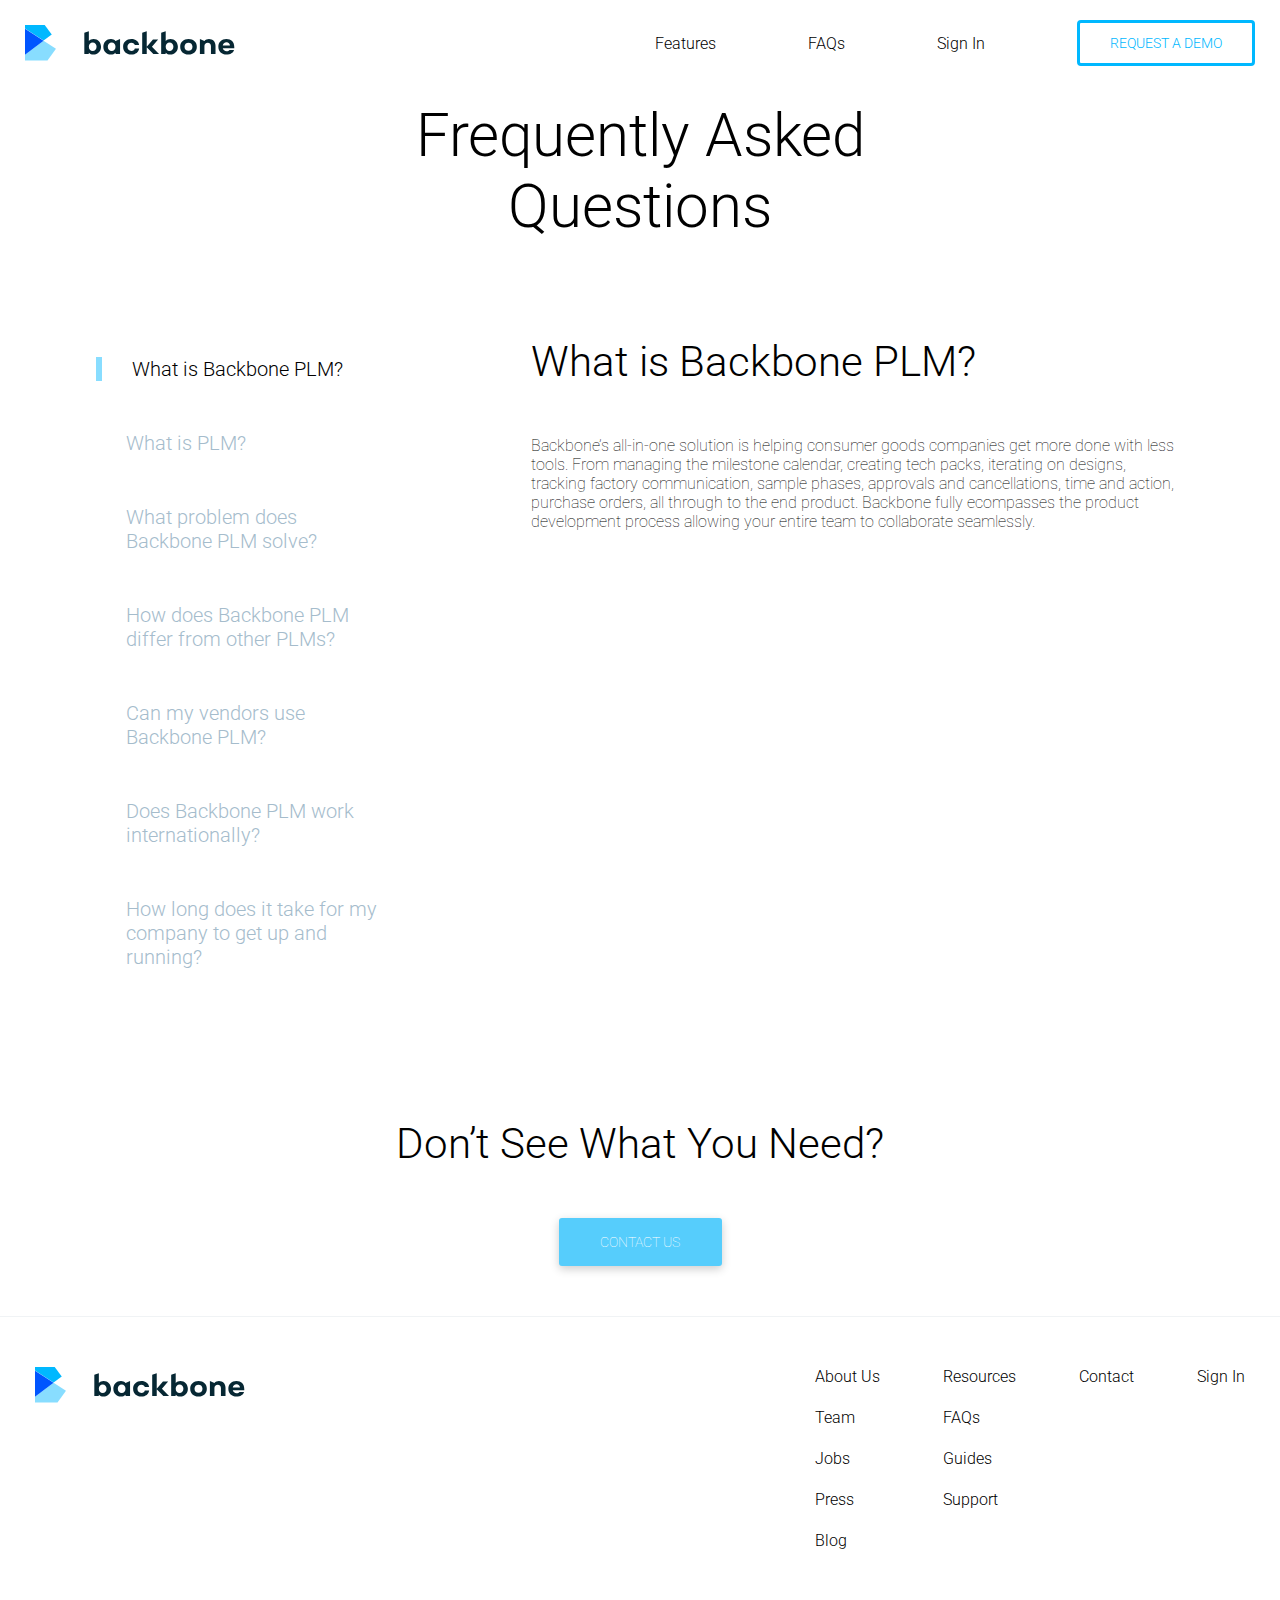
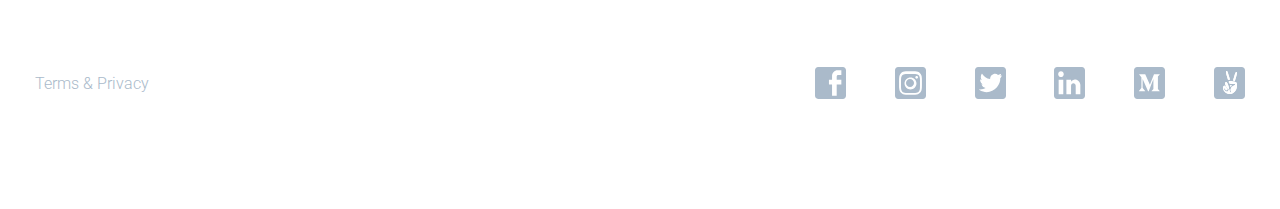
<file: bb-marketing/faq.html>
<!DOCTYPE html>
<html>
  <head>
    <meta charset="utf-8">
    <meta name="viewport" content="width=device-width, initial-scale=1.0">
    <title>Backbone</title>
    <link rel="stylesheet" type="text/css" href="assets/stylesheets/reset.css">
    <link rel="stylesheet" type="text/css" href="assets/stylesheets/navbar.css">
    <link rel="stylesheet" type="text/css" href="assets/stylesheets/footer.css">
    <link rel="stylesheet" type="text/css" href="assets/stylesheets/mobile_menu_modal.css">
    <link rel="stylesheet" type="text/css" href="assets/stylesheets/request_demo_modal.css">
    <link href="https://fonts.googleapis.com/css?family=Roboto:100,300,500,700" rel="stylesheet">
    <script src="https://ajax.aspnetcdn.com/ajax/jQuery/jquery-3.2.1.min.js"></script>
    <script src="assets/javascripts/mobile_menu_modal.js"></script>
    <script src="assets/javascripts/request_demo_modal.js"></script>

    <link rel="stylesheet" type="text/css" href="assets/stylesheets/faq.css">
    <script src="assets/javascripts/faq.js"></script>


  </head>
  <body>
    <div class="navbar-container">
      <div class="navbar">
        <div class="nav-logo">
          <img src="assets/images/logo.svg">
        </div>

        <div class="nav-buttons desktop">
          <a href="#">Features</a>
          <a href="#">FAQs</a>
          <a href="#">Sign In</a>
          <a class="js-request-demo-modal-open" href="#">REQUEST A DEMO</a>
        </div>

        <div class="nav-button mobile js-modal-open">
          <img src="assets/images/mobile_menu_button.svg">
        </div>
      </div>
    </div>

    <div class="mobile-menu-modal">
      <div class="mobile-menu-modal-main">
        <div class="logo-close-container">
          <div class="modal-logo">
            <img src="assets/images/logo_white.svg">
          </div>
          <div class="modal-close js-modal-close">
            <img src="assets/images/mobile_close.svg">
          </div>
        </div>

        <div class="mobile-menu-modal-links">
          <a href="#">Features</a>
          <a href="#">FAQs</a>
          <a href="#">Sign In</a>
          <a href="#">Request a Demo</a>
        </div>

        <div class="mobile-menu-modal-social">
          <img src="assets/images/linkedin_ico_white.svg">
          <img src="assets/images/instagram_ico_white.svg">
          <img src="assets/images/m_ico_white.svg">
        </div>
      </div>
      <div class="modal-screen"></div>
    </div>

    <div class="request-demo-modal">
      <div class="request-demo-modal-main">
        <div class="request-demo-close-container">
          <div class="request-demo-modal-close js-request-demo-modal-close">
            <img src="assets/images/mobile_close.svg">
          </div>
        </div>
        <div class="request-demo-header-container">
          <div class="request-demo-logo">
            <img src="assets/images/small_logo.svg">
          </div>

          <div class="request-demo-title">
            See Backbone In Action
          </div>

          <div class="request-demo-subtitle desktop">
            Fill in your information below to request a demo.
          </div>
        </div>
        <form class="request-demo-modal-form" action="#" method="post">
          <label for="fname">First Name</label>
          <input type="text" name="fname" value="">

          <label for="lname">Last Name</label>
          <input type="text" name="lname" value="">

          <label for="email">Email</label>
          <input type="text" name="email" value="">

          <label for="phone">Phone Number</label>
          <input type="text" name="phone" value="">

          <label for="company">Company Name</label>
          <input type="text" name="company" value="">

          <label for="title">What is your Title?</label>
          <input type="text" name="title" value="">

          <p class="desktop">*Required Field</p>

          <button class="request-demo-modal-submit" type="button" name="button">REQUEST A DEMO</button>
        </form>

      </div>
      <div class="request-demo-modal-screen desktop js-request-demo-modal-close"></div>
      <div class="request-demo-modal-screen mobile"></div>
    </div>

    <div class="faq-main-container">
      <div class="faq-title">
        Frequently Asked Questions
      </div>
      <div class="faq-questions-answers-container mobile">
        <div class="faq-question-list">
          <div class="faq-single-question-container">
            <div class="faq-single-question-title">
              <div class="faq-question-tri">
                <img src="assets/images/faq_tri.svg">
              </div>
              <div class="faq-question-title">
                How will I get my company’s data imported into your system?
              </div>
            </div>
            <div class="faq-single-question-answer">
              With increasing consumer demands, time to market is more important than ever. Backbone increases speed to market while reducing time spent iterating. Backbone increases cross-functional visibility, breaking down the walls between disconnected data. Backbone patches up the porous data infrastructure that comes with a fragmented workflow from the use of too many individualized solutions. Backbone removes ambiguity around product status. Thus, making clear each phase of the product development process each product is currently in. Backbone automates many of the smaller tasks that can inundate a collaborator. Backbone creates a standard, that can scale, while allowing flexibility to support a wide variety of business-types, and unique work flows.
            </div>
          </div>


        </div>
      </div>

      <div class="faq-questions-answers-desktop-container desktop">
        <div class="faq-question-list-desktop">
          <div class="faq-single-question-title-desktop selected-question">
            What is Backbone PLM?
          </div>
          <div class="faq-single-question-title-desktop">
            What is PLM?
          </div>
          <div class="faq-single-question-title-desktop">
            What problem does Backbone PLM solve?
          </div>
          <div class="faq-single-question-title-desktop">
            How does Backbone PLM differ from other PLMs?
          </div>
          <div class="faq-single-question-title-desktop">
            Can my vendors use Backbone PLM?
          </div>
          <div class="faq-single-question-title-desktop">
            Does Backbone PLM work internationally?
          </div>
          <div class="faq-single-question-title-desktop">
            How long does it take for my company to get up and running?
          </div>
        </div>
        <div class="faq-answer-desktop">
          <div class="faq-answer-desktop-title">
            What is Backbone PLM?
          </div>
          <div class="faq-answer-desktop-text">
            Backbone’s all-in-one solution is helping consumer goods companies get more done with less tools. From managing the milestone calendar, creating tech packs, iterating on designs, tracking factory communication, sample phases, approvals and cancellations, time and action, purchase orders, all through to the end product. Backbone fully ecompasses the product development process allowing your entire team to collaborate seamlessly.
          </div>

        </div>
      </div>

      <div class="faq-footer">
        <div class="faq-footer-title">
          Don’t See What You Need?
        </div>
        <div class="faq-contact-us">
          CONTACT US
        </div>
      </div>
    </div>

    <div class="footer">

      <div class="footer-logo-links-container">
        <div class="footer-logo">
          <img src="assets/images/logo.svg">
        </div>

        <div class="footer-links-container">
          <div class="footer-links-col-1">
            <a href="#">About Us</a>
            <a href="#">Team</a>
            <a href="#">Jobs</a>
            <a href="#">Press</a>
            <a href="#">Blog</a>
          </div>
          <div class="footer-links-col-2">
            <a href="#">Resources</a>
            <a href="#">FAQs</a>
            <a href="#">Guides</a>
            <a href="#">Support</a>
          </div>
          <div class="footer-links-col-3">
            <a href="#">Contact</a>
          </div>
          <div class="footer-links-col-4">
            <a href="#">Sign In</a>
          </div>
        </div>
      </div>

      <div class="footer-request-demo mobile js-request-demo-modal-open">
        REQUEST A DEMO
      </div>

      <div class="footer-social-links-container desktop">
        <div class="footer-terms">
          <a href="#">Terms & Privacy</a>
        </div>

        <div class="footer-social-icons">
          <img src="assets/images/facebook_ico.svg">
          <img src="assets/images/instagram_ico.svg">
          <img src="assets/images/twitter_ico.svg">
          <img src="assets/images/linkedin_ico.svg">
          <img src="assets/images/m_ico.svg">
          <img src="assets/images/peace_ico.svg">
        </div>
      </div>
    </div>
  </body>
</html>
</file>
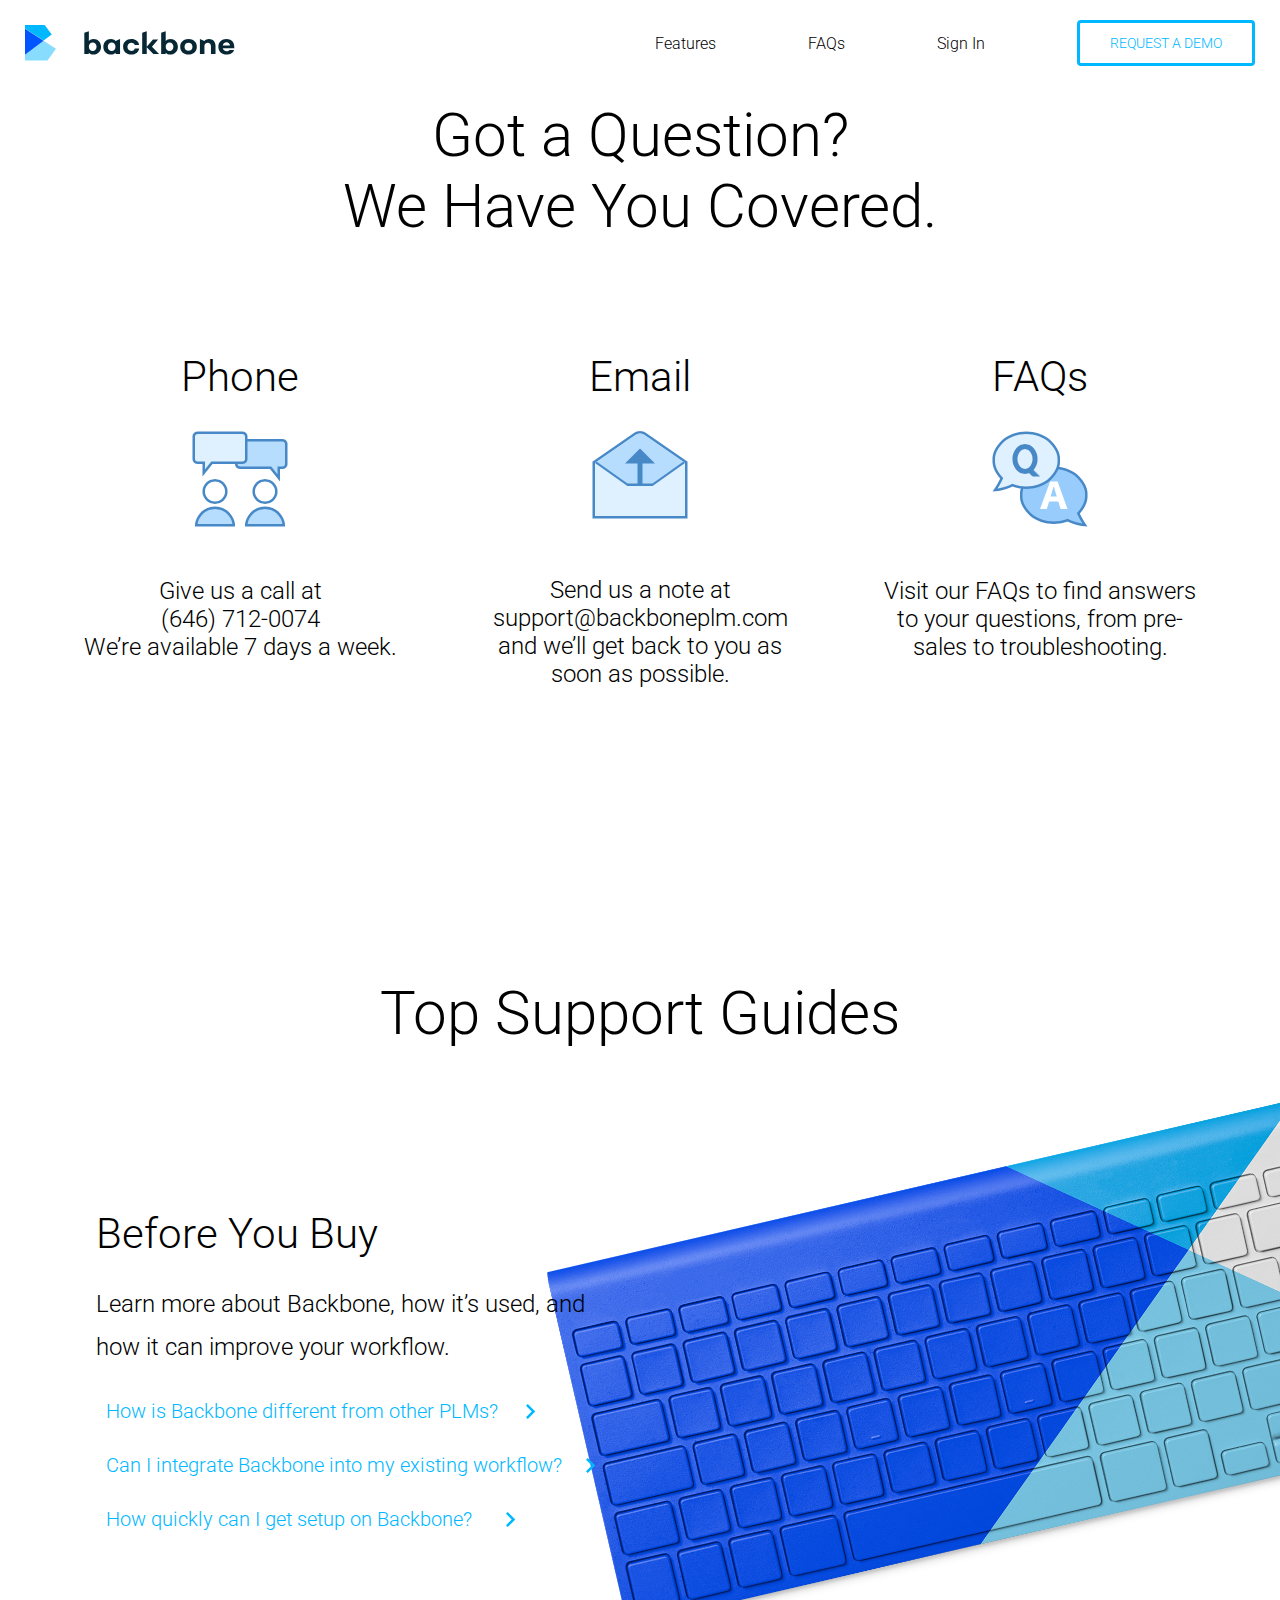
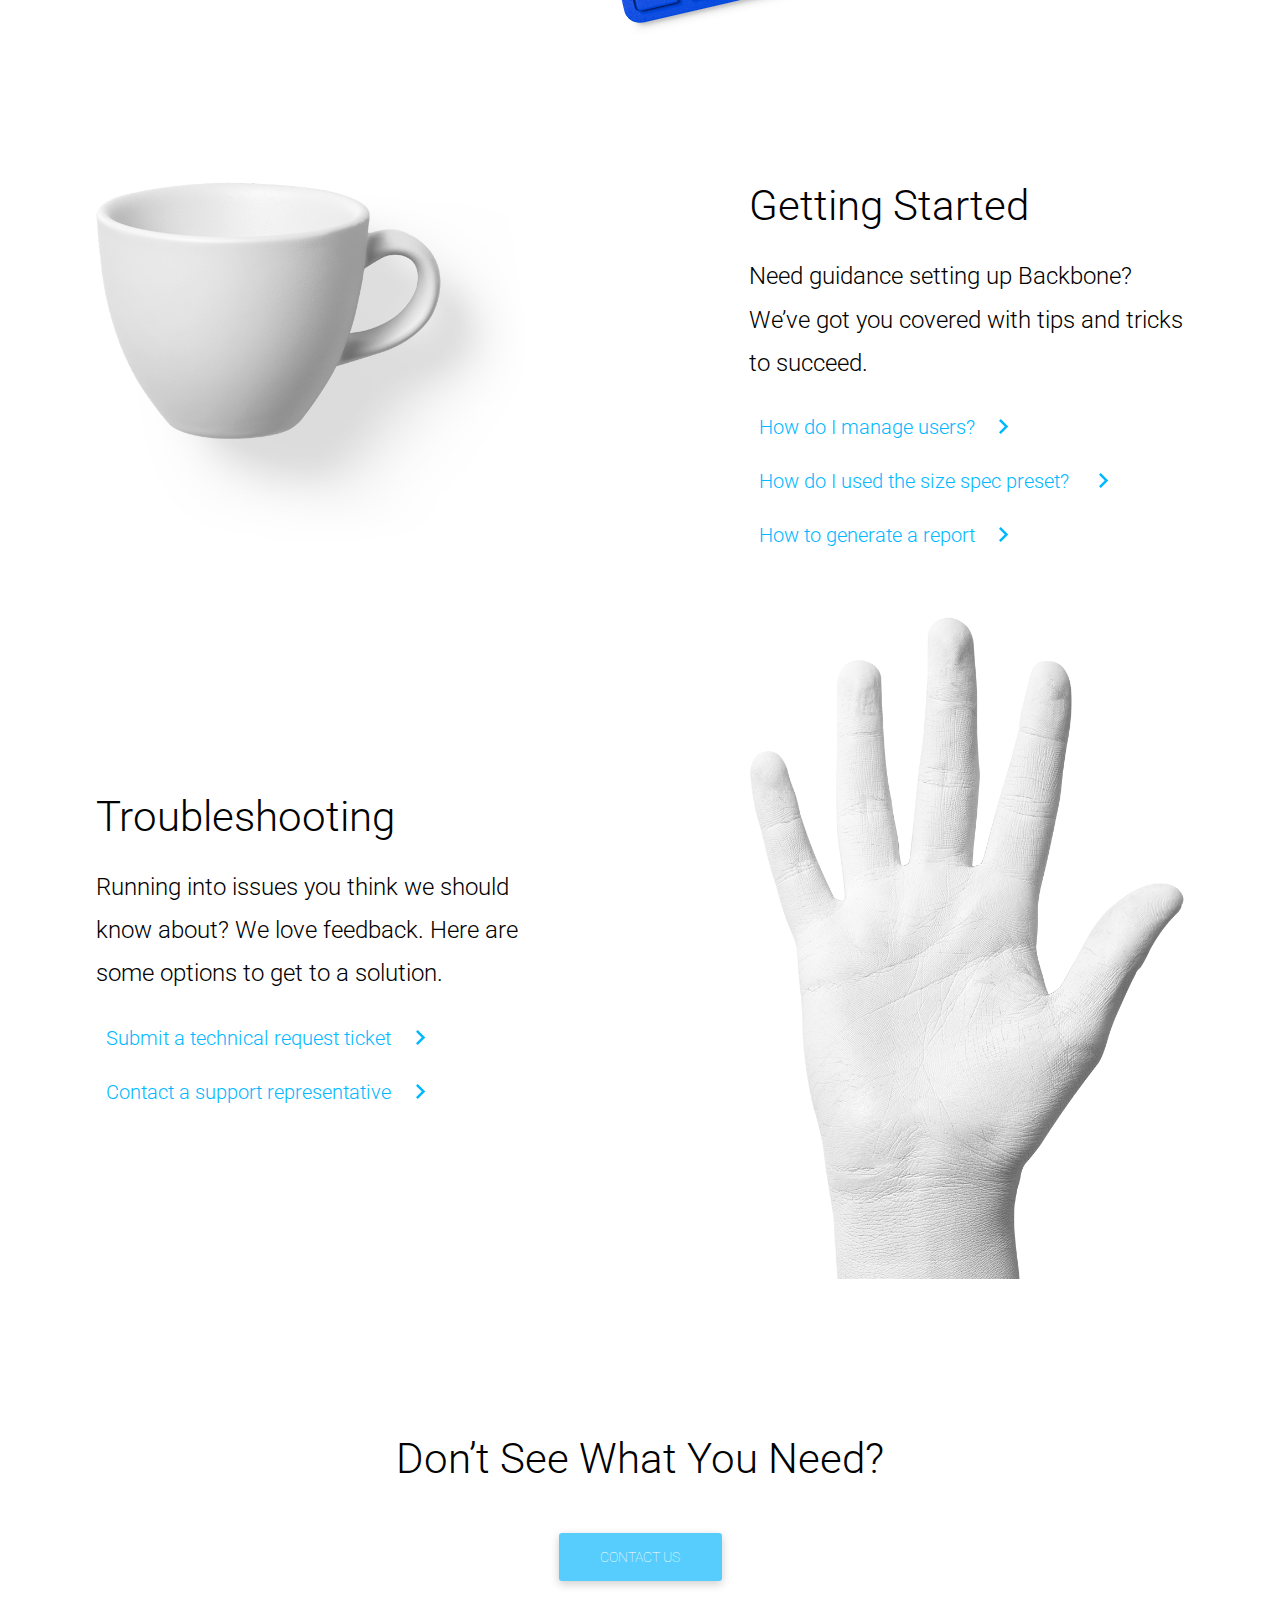
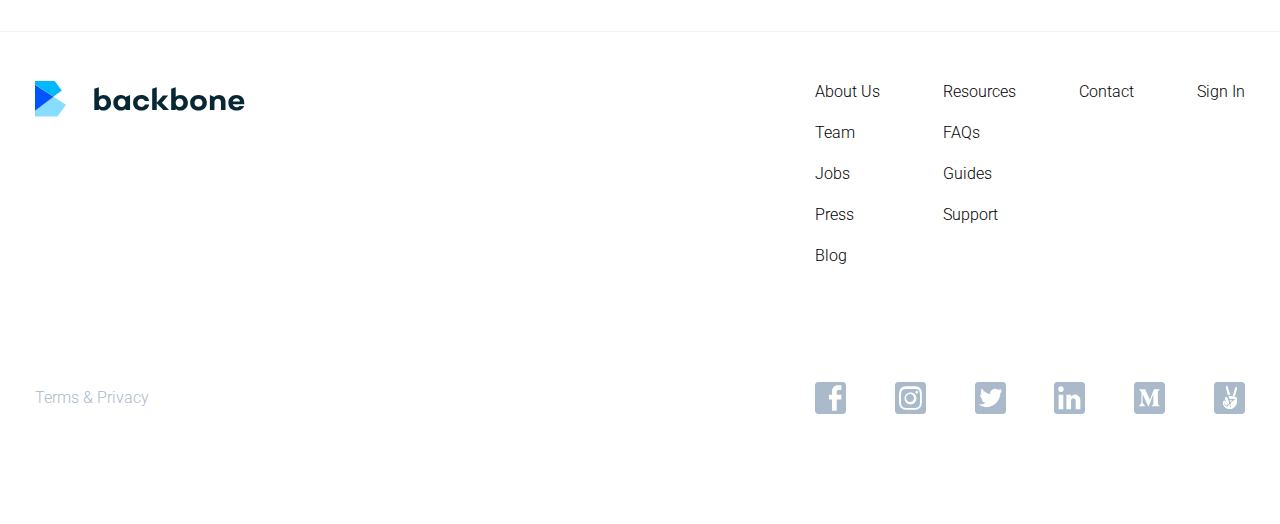
<file: bb-marketing/resources.html>
<!DOCTYPE html>
<html>
  <head>
    <meta charset="utf-8">
    <meta name="viewport" content="width=device-width, initial-scale=1.0">
    <title>Backbone</title>
    <link rel="stylesheet" type="text/css" href="assets/stylesheets/reset.css">
    <link rel="stylesheet" type="text/css" href="assets/stylesheets/navbar.css">
    <link rel="stylesheet" type="text/css" href="assets/stylesheets/footer.css">
    <link rel="stylesheet" type="text/css" href="assets/stylesheets/mobile_menu_modal.css">
    <link rel="stylesheet" type="text/css" href="assets/stylesheets/request_demo_modal.css">
    <link href="https://fonts.googleapis.com/css?family=Roboto:100,300,500,700" rel="stylesheet">
    <script src="https://ajax.aspnetcdn.com/ajax/jQuery/jquery-3.2.1.min.js"></script>
    <script src="assets/javascripts/mobile_menu_modal.js"></script>
    <script src="assets/javascripts/request_demo_modal.js"></script>

    <link rel="stylesheet" type="text/css" href="assets/stylesheets/resources.css">


  </head>
  <body>
    <div class="navbar-container">
      <div class="navbar">
        <div class="nav-logo">
          <img src="assets/images/logo.svg">
        </div>

        <div class="nav-buttons desktop">
          <a href="#">Features</a>
          <a href="#">FAQs</a>
          <a href="#">Sign In</a>
          <a class="js-request-demo-modal-open" href="#">REQUEST A DEMO</a>
        </div>

        <div class="nav-button mobile js-modal-open">
          <img src="assets/images/mobile_menu_button.svg">
        </div>
      </div>
    </div>

    <div class="mobile-menu-modal">
      <div class="mobile-menu-modal-main">
        <div class="logo-close-container">
          <div class="modal-logo">
            <img src="assets/images/logo_white.svg">
          </div>
          <div class="modal-close js-modal-close">
            <img src="assets/images/mobile_close.svg">
          </div>
        </div>

        <div class="mobile-menu-modal-links">
          <a href="#">Features</a>
          <a href="#">FAQs</a>
          <a href="#">Sign In</a>
          <a href="#">Request a Demo</a>
        </div>

        <div class="mobile-menu-modal-social">
          <img src="assets/images/linkedin_ico_white.svg">
          <img src="assets/images/instagram_ico_white.svg">
          <img src="assets/images/m_ico_white.svg">
        </div>
      </div>
      <div class="modal-screen"></div>
    </div>

    <div class="request-demo-modal">
      <div class="request-demo-modal-main">
        <div class="request-demo-close-container">
          <div class="request-demo-modal-close js-request-demo-modal-close">
            <img src="assets/images/mobile_close.svg">
          </div>
        </div>
        <div class="request-demo-header-container">
          <div class="request-demo-logo">
            <img src="assets/images/small_logo.svg">
          </div>

          <div class="request-demo-title">
            See Backbone In Action
          </div>

          <div class="request-demo-subtitle desktop">
            Fill in your information below to request a demo.
          </div>
        </div>
        <form class="request-demo-modal-form" action="#" method="post">
          <label for="fname">First Name</label>
          <input type="text" name="fname" value="">

          <label for="lname">Last Name</label>
          <input type="text" name="lname" value="">

          <label for="email">Email</label>
          <input type="text" name="email" value="">

          <label for="phone">Phone Number</label>
          <input type="text" name="phone" value="">

          <label for="company">Company Name</label>
          <input type="text" name="company" value="">

          <label for="title">What is your Title?</label>
          <input type="text" name="title" value="">

          <p class="desktop">*Required Field</p>

          <button class="request-demo-modal-submit" type="button" name="button">REQUEST A DEMO</button>
        </form>

      </div>
      <div class="request-demo-modal-screen desktop js-request-demo-modal-close"></div>
      <div class="request-demo-modal-screen mobile"></div>
    </div>

    <div class="resources-main-container">

      <div class="resources-question-container">
        <div class="resources-question-title">
          <div>
            Got a Question?
          </div>
          <div>
            We Have You Covered.
          </div>

        </div>
        <div class="resources-question-icons">
          <div class="resources-question-icon-container">
            <div class="resources-question-icon-title">
              Phone
            </div>
            <div class="resources-question-icon">
              <img src="assets/images/resources/collaboration.svg" alt="">
            </div>
            <div class="resources-question-icon-text">
              <div>
                Give us a call at
              </div>
              <div>
                (646) 712-0074
              </div>
              <div>
                We’re available 7 days a week.
              </div>
            </div>
          </div>
          <div class="resources-question-icon-container">
            <div class="resources-question-icon-title">
              Email
            </div>
            <div class="resources-question-icon email-ico">
              <img src="assets/images/resources/email.svg" alt="">
            </div>
            <div class="resources-question-icon-text">
              <div>
                Send us a note at
              </div>
              <div>
                support@backboneplm.com
              </div>
              <div>
                 and we’ll get back to you as soon as possible.
              </div>
            </div>
          </div>
          <div class="resources-question-icon-container">
            <div class="resources-question-icon-title">
              FAQs
            </div>
            <div class="resources-question-icon">
              <img src="assets/images/resources/faq.svg" alt="">
            </div>
            <div class="resources-question-icon-text">
              <div>
                Visit our  FAQs
                to find answers to your questions, from pre-sales
                to troubleshooting.
              </div>
            </div>
          </div>
        </div>
      </div>

      <div class="resources-hero-title">
        Top Support Guides
      </div>

      <div class="resources-support-container">
        <div class="resources-support-img">
          <img src="assets/images/resources/keyboard.svg" alt="">
          </div>
          <div class="resources-support-section">
            <div class="resources-support-title">
              Before You Buy
            </div>
            <div class="resources-support-subtitle">
              Learn more about Backbone, how it’s used, and how it can improve your workflow.
            </div>
            <div class="resources-support-links">
              <div class="current-openings different-q">
                <p>How is Backbone different from other PLMs?</p>
                <img src="assets/images/link_ico.svg">
              </div>

              <div class="current-openings existing-q">
                <p>Can I integrate Backbone into my existing workflow?</p>
                <img src="assets/images/link_ico.svg">
              </div>

              <div class="current-openings setup-q">
                <p>How quickly can I get setup on Backbone?</p>
                <img src="assets/images/link_ico.svg">
              </div>
            </div>
          </div>
        </div>


      <div class="resources-getting-started-container">
        <div class="resources-getting-started-img">
          <img src="assets/images/resources/mug.svg" alt="">
        </div>
        <div class="resources-getting-started-section">
          <div class="resources-getting-started-title">
            Getting Started
          </div>
          <div class="resources-getting-started-subtitle">
            Need guidance setting up Backbone? We’ve got you covered with tips and tricks to succeed.
          </div>
          <div class="resources-getting-started-links">
            <div class="current-openings manage-users">
              <p>How do I manage users?</p>
              <img src="assets/images/link_ico.svg">
            </div>

            <div class="current-openings size-spec">
              <p>How do I used the size spec preset?</p>
              <img src="assets/images/link_ico.svg">
            </div>

            <div class="current-openings generate-report">
              <p>How to generate a report</p>
              <img src="assets/images/link_ico.svg">
            </div>
          </div>
        </div>
      </div>

      <div class="resources-troubleshooting-container">
        <div class="resources-troubleshooting-img">
          <img src="assets/images/resources/hand.svg" alt="">
        </div>
        <div class="resources-troubleshooting-section">
          <div class="resources-troubleshooting-title">
            Troubleshooting
          </div>
          <div class="resources-troubleshooting-subtitle">
            Running into issues you think we should know about? We love feedback. Here are some options to get to a solution.
          </div>
          <div class="resources-troubleshooting-links">
            <div class="current-openings technical-q">
              <p>Submit a technical request ticket</p>
              <img src="assets/images/link_ico.svg">
            </div>

            <div class="current-openings technical-q">
              <p>Contact a support representative</p>
              <img src="assets/images/link_ico.svg">
            </div>
          </div>
        </div>
      </div>


      <div class="faq-footer more-pad">
        <div class="faq-footer-title">
          Don’t See What You Need?
        </div>
        <div class="faq-contact-us">
          CONTACT US
        </div>
      </div>
    </div>

    <div class="footer">

      <div class="footer-logo-links-container">
        <div class="footer-logo">
          <img src="assets/images/logo.svg">
        </div>

        <div class="footer-links-container">
          <div class="footer-links-col-1">
            <a href="#">About Us</a>
            <a href="#">Team</a>
            <a href="#">Jobs</a>
            <a href="#">Press</a>
            <a href="#">Blog</a>
          </div>
          <div class="footer-links-col-2">
            <a href="#">Resources</a>
            <a href="#">FAQs</a>
            <a href="#">Guides</a>
            <a href="#">Support</a>
          </div>
          <div class="footer-links-col-3">
            <a href="#">Contact</a>
          </div>
          <div class="footer-links-col-4">
            <a href="#">Sign In</a>
          </div>
        </div>
      </div>

      <div class="footer-request-demo mobile js-request-demo-modal-open">
        REQUEST A DEMO
      </div>

      <div class="footer-social-links-container desktop">
        <div class="footer-terms">
          <a href="#">Terms & Privacy</a>
        </div>

        <div class="footer-social-icons">
          <img src="assets/images/facebook_ico.svg">
          <img src="assets/images/instagram_ico.svg">
          <img src="assets/images/twitter_ico.svg">
          <img src="assets/images/linkedin_ico.svg">
          <img src="assets/images/m_ico.svg">
          <img src="assets/images/peace_ico.svg">
        </div>
      </div>
    </div>
  </body>
</html>
</file>
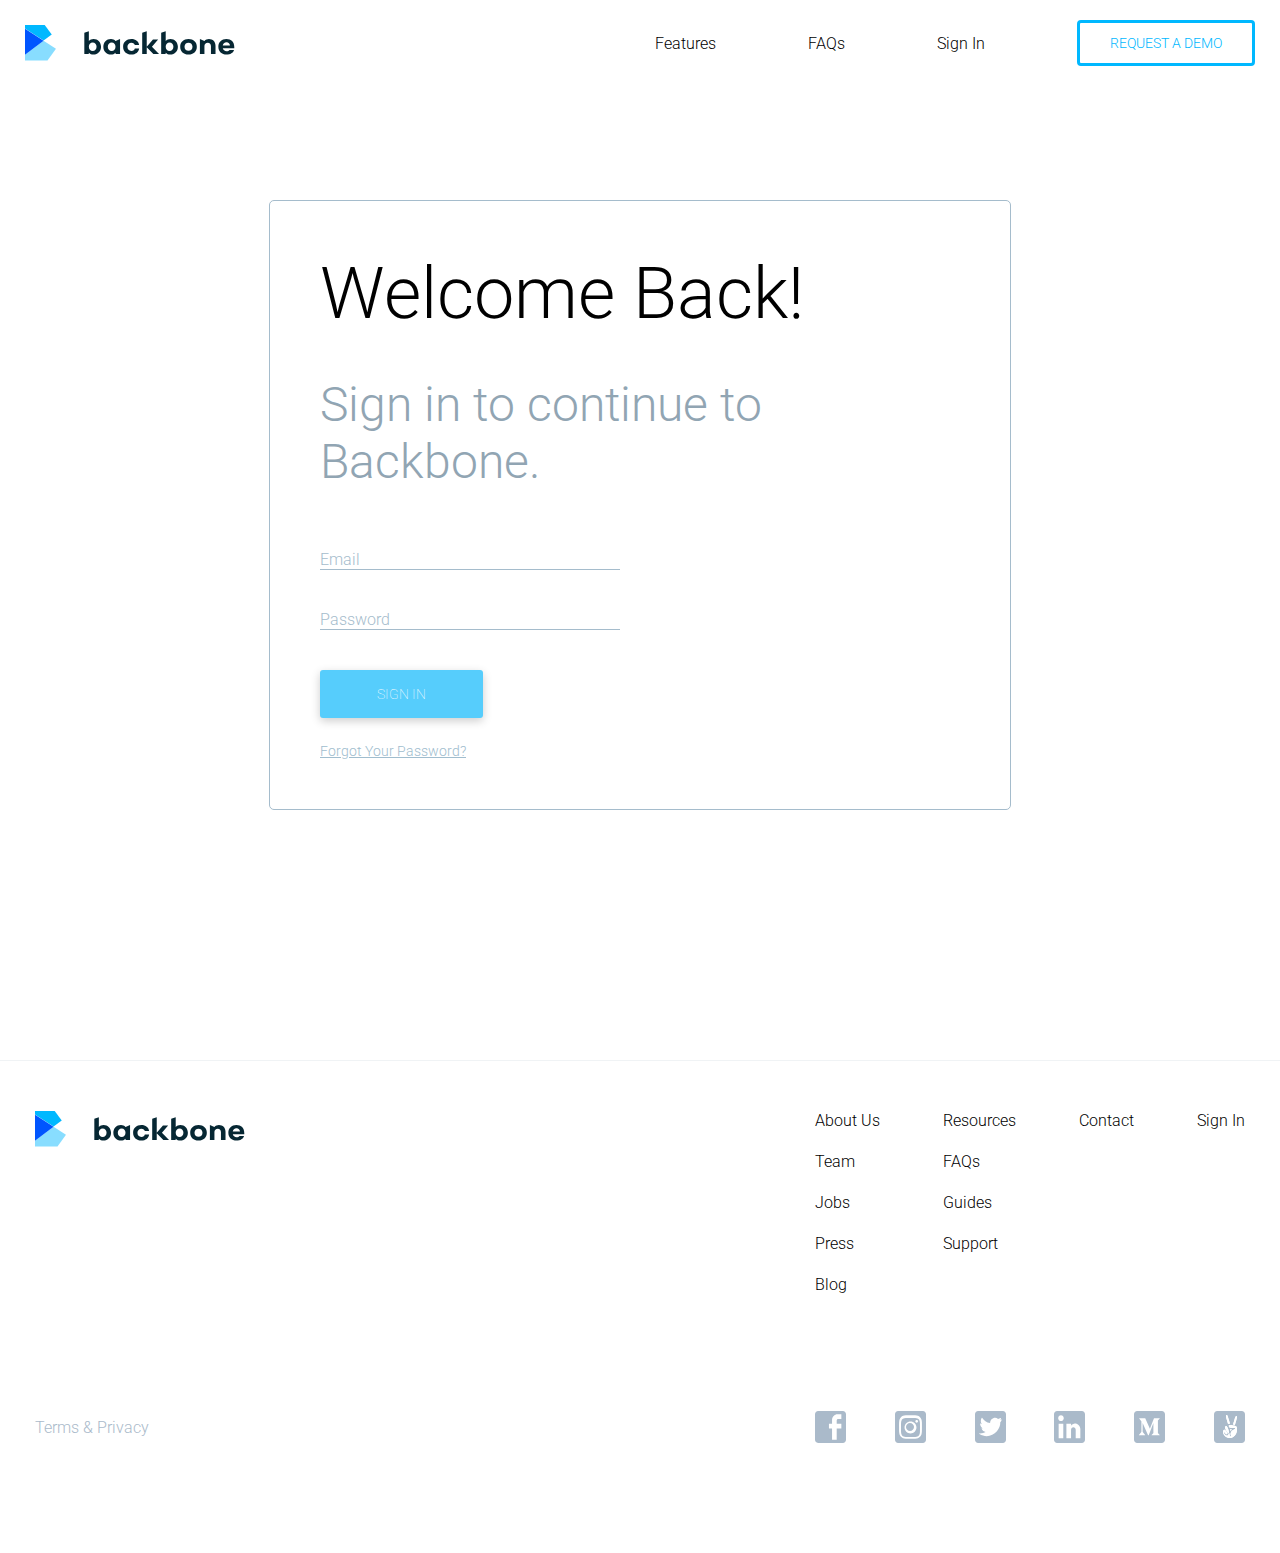
<file: bb-marketing/session.html>
<!DOCTYPE html>
<html>
  <head>
    <meta charset="utf-8">
    <meta name="viewport" content="width=device-width, initial-scale=1.0">
    <title>Backbone</title>
    <link rel="stylesheet" type="text/css" href="assets/stylesheets/reset.css">
    <link rel="stylesheet" type="text/css" href="assets/stylesheets/navbar.css">
    <link rel="stylesheet" type="text/css" href="assets/stylesheets/footer.css">
    <link rel="stylesheet" type="text/css" href="assets/stylesheets/mobile_menu_modal.css">
    <link rel="stylesheet" type="text/css" href="assets/stylesheets/request_demo_modal.css">
    <link href="https://fonts.googleapis.com/css?family=Roboto:100,300,500,700" rel="stylesheet">
    <script src="https://ajax.aspnetcdn.com/ajax/jQuery/jquery-3.2.1.min.js"></script>
    <script src="assets/javascripts/mobile_menu_modal.js"></script>
    <script src="assets/javascripts/request_demo_modal.js"></script>

    <link rel="stylesheet" type="text/css" href="assets/stylesheets/session.css">


  </head>
  <body>
    <div class="navbar-container">
      <div class="navbar">
        <div class="nav-logo">
          <img src="assets/images/logo.svg">
        </div>

        <div class="nav-buttons desktop">
          <a href="#">Features</a>
          <a href="#">FAQs</a>
          <a href="#">Sign In</a>
          <a class="js-request-demo-modal-open" href="#">REQUEST A DEMO</a>
        </div>

        <div class="nav-button mobile js-modal-open">
          <img src="assets/images/mobile_menu_button.svg">
        </div>
      </div>
    </div>

    <div class="mobile-menu-modal">
      <div class="mobile-menu-modal-main">
        <div class="logo-close-container">
          <div class="modal-logo">
            <img src="assets/images/logo_white.svg">
          </div>
          <div class="modal-close js-modal-close">
            <img src="assets/images/mobile_close.svg">
          </div>
        </div>

        <div class="mobile-menu-modal-links">
          <a href="#">Features</a>
          <a href="#">FAQs</a>
          <a href="#">Sign In</a>
          <a href="#">Request a Demo</a>
        </div>

        <div class="mobile-menu-modal-social">
          <img src="assets/images/linkedin_ico_white.svg">
          <img src="assets/images/instagram_ico_white.svg">
          <img src="assets/images/m_ico_white.svg">
        </div>
      </div>
      <div class="modal-screen"></div>
    </div>

    <div class="request-demo-modal">
      <div class="request-demo-modal-main">
        <div class="request-demo-close-container">
          <div class="request-demo-modal-close js-request-demo-modal-close">
            <img src="assets/images/mobile_close.svg">
          </div>
        </div>
        <div class="request-demo-header-container">
          <div class="request-demo-logo">
            <img src="assets/images/small_logo.svg">
          </div>

          <div class="request-demo-title">
            See Backbone In Action
          </div>

          <div class="request-demo-subtitle desktop">
            Fill in your information below to request a demo.
          </div>
        </div>
        <form class="request-demo-modal-form" action="#" method="post">
          <label for="fname">First Name</label>
          <input type="text" name="fname" value="">

          <label for="lname">Last Name</label>
          <input type="text" name="lname" value="">

          <label for="email">Email</label>
          <input type="text" name="email" value="">

          <label for="phone">Phone Number</label>
          <input type="text" name="phone" value="">

          <label for="company">Company Name</label>
          <input type="text" name="company" value="">

          <label for="title">What is your Title?</label>
          <input type="text" name="title" value="">

          <p class="desktop">*Required Field</p>

          <button class="request-demo-modal-submit" type="button" name="button">REQUEST A DEMO</button>
        </form>

      </div>
      <div class="request-demo-modal-screen desktop js-request-demo-modal-close"></div>
      <div class="request-demo-modal-screen mobile"></div>
    </div>

    <div class="session-main-container">
      <div class="session-main-inner-container">
        <div class="session-title">
          Welcome Back!
        </div>

        <div class="session-subtitle">
          Sign in to continue to Backbone.
        </div>

        <form class="session-from" action="#" method="post">
          <input type="text" name="email" value="" placeholder="Email">

          <input type="password" name="password" value="" placeholder="Password">

          <button class="request-demo-modal-submit sigin-button" type="button" name="button">SIGN IN</button>

        </form>

        <a class="session-forgot" href="#">Forgot Your Password?</a>
      </div>

    </div>

    <div class="footer">

      <div class="footer-logo-links-container">
        <div class="footer-logo">
          <img src="assets/images/logo.svg">
        </div>

        <div class="footer-links-container">
          <div class="footer-links-col-1">
            <a href="#">About Us</a>
            <a href="#">Team</a>
            <a href="#">Jobs</a>
            <a href="#">Press</a>
            <a href="#">Blog</a>
          </div>
          <div class="footer-links-col-2">
            <a href="#">Resources</a>
            <a href="#">FAQs</a>
            <a href="#">Guides</a>
            <a href="#">Support</a>
          </div>
          <div class="footer-links-col-3">
            <a href="#">Contact</a>
          </div>
          <div class="footer-links-col-4">
            <a href="#">Sign In</a>
          </div>
        </div>
      </div>

      <div class="footer-request-demo mobile js-request-demo-modal-open">
        REQUEST A DEMO
      </div>

      <div class="footer-social-links-container desktop">
        <div class="footer-terms">
          <a href="#">Terms & Privacy</a>
        </div>

        <div class="footer-social-icons">
          <img src="assets/images/facebook_ico.svg">
          <img src="assets/images/instagram_ico.svg">
          <img src="assets/images/twitter_ico.svg">
          <img src="assets/images/linkedin_ico.svg">
          <img src="assets/images/m_ico.svg">
          <img src="assets/images/peace_ico.svg">
        </div>
      </div>
    </div>
  </body>
</html>
</file>
<file: bb-marketing/assets/stylesheets/navbar.css>
/* mobile first */

.test {
  background-color: #82d882;
  color: white;
  margin: 20px;
  padding: 20px;
  width: 100%;
  justify-content: center;
}

.desktop {
  display: none;
}


.navbar-container {
  width: 100%;
  justify-content: center;
  position:fixed;
  top:0;
  right:0;
  left:0;
  z-index:99;
  background-color: white;
}

.navbar {
  padding: 20px 25px;
  width: 100%;
}

.nav-logo img {
  height: 22px;
}

.nav-button {
  padding-left: 50px;
}

.navbar {
  justify-content: space-between;
}


.nav-button:active {
  opacity: 0.8;
}


/* desktop */
@media only screen and (min-width: 768px) {
  .desktop {
    display: flex;
  }

  .mobile {
    display: none;
  }

  .test {
    background-color: rgb(0,184,255);
    max-width: 1240px;
  }

  .navbar {
    width: 1280px;
  }

  .nav-logo img {
    height: 36px;
  }

  .nav-buttons {
    padding-left: 30px;
    height: 100%;
    width: 600px;
    justify-content: space-between;

  }

  .nav-buttons a {
    font-size: 16px;
    font-weight: 300;
    cursor: pointer;
  }

  .nav-buttons a:hover {
    text-decoration: underline;
  }

  .nav-buttons a:last-of-type {
    padding: 12px 30px;
    border: 3px solid rgb(0,184,255);
    border-radius: 4px;
    color: rgb(0,184,255);
    font-size: 14px;
    transition: all 150ms ease-in-out;
    font-weight: 300;
  }

  .nav-buttons a:last-of-type:hover {
    background-color: rgb(0,184,255);
    color: white;
    text-decoration: none;

  }


}
</file>
<file: bb-marketing/assets/stylesheets/footer.css>
/* mobile first */

.footer {
  margin-top: 50px;
  margin-bottom: 50px;
  flex-direction: column;
  padding-top: 50px;
  border-top: 1px solid #F0F3F5;
  max-width: 1280px;
  width: 100%;
}

.footer-logo-links-container {
  flex-direction: column;
  width: 100%;
}


.footer-links-container {
  max-width: 400px;
  width: 100%;
  align-items: stretch;
  justify-content: space-between;
  padding-bottom: 40px;
}

.footer-logo {
  height: 35px;
  align-self: flex-start;
  padding-left: 35px;
  padding-bottom: 50px;
}

[class*="footer-links-col-"] {
  flex-direction: column;
  font-size: 9px;
  height: 140px;
  align-items: flex-start;
}

[class*="footer-links-col-"] a {
  padding-bottom: 22px;
}

[class*="footer-links-col-"] a:active {
  text-decoration: underline;
}

.footer-links-col-1 {
  margin-left: 35px;
}

.footer-links-col-4 {
  margin-right: 35px;
}

.footer-request-demo {
  font-size: 14px;
  background-color: rgb(0,184,255);
  font-weight: 300;
  color: #FFFFFF;
  justify-content: center;
  padding: 27px;

  position:fixed;
  bottom:0;
  right:0;
  left:0;
  z-index:99;
  text-align: center;
}

/* .footer-request-demo:active,
.footer-request-demo:hover {
  opacity: 0.8;
} */

/* desktop */
@media only screen and (min-width: 768px) {
  [class*="footer-links-col-"] {
    font-size: 16px;
    height: 200px;
  }


  .footer-logo-links-container {
    flex-direction: row;
    justify-content: space-between;
  }

  .footer-links-container {
    max-width: 500px;

  }

  [class*="footer-links-col-"] a:hover {
    text-decoration: underline;
  }

  .footer-social-links-container {
    width: 100%;
    justify-content: space-between;
    padding: 60px 0;
  }

  .footer-terms {
    padding-left: 35px;
    color: #AABACA;
  }

  .footer-terms:hover {
    text-decoration: underline;
  }

  .footer-social-icons {
    padding: 0 35px;
    max-width: 430px;
    width: 100%;
    justify-content: space-between;
  }

  .footer-social-icons img:hover {
    opacity: 0.8;
  }
}
</file>
<file: bb-marketing/assets/stylesheets/mobile_menu_modal.css>
.mobile-menu-modal {
  display: none;
}


.mobile-menu-modal.is-open {
  display: flex;
}

.modal-screen {
  position: fixed;
  background: rgba(0, 184, 255, 1);
  top: 0;
  bottom: 0;
  left: 0;
  right: 0;
  z-index: 100;
}

.mobile-menu-modal-main {
  position: fixed;
  z-index: 101;
  top: 0;
  bottom: 0;
  left: 0;
  right: 0;
  flex-direction: column;
}

.modal-logo {
  padding-left: 25px;
}

.modal-close {
  padding-left: 50px;
  padding-right: 25px;
}

.modal-close img:active {
  opacity: 0.8;
}

.logo-close-container {
  width: 100%;
  justify-content: space-between;
  padding: 20px;
}

.mobile-menu-modal-links {
  flex-direction: column;
  flex: 0.8;
  justify-content: space-around;
}

.mobile-menu-modal-links a {
  font-size: 24px;
  font-weight: 300;
  color: white;
}

.mobile-menu-modal-links a:active,
.mobile-menu-modal-social img:active {
  opacity: 0.8;
}

.mobile-menu-modal-social {
  padding: 20px 0;
  width: 55vw;
  justify-content: space-between;
  flex: 0.1;
}
</file>
<file: bb-marketing/assets/stylesheets/request_demo_modal.css>
.modal-dialog {
  display: block;
  max-width: 500px;
  width: 100vw;
}

.modal-header {
  width: 100%;
  padding: 15px 0;
  justify-content: space-between;
}

.modal-footer {
  padding: 15px 0;
  width: 100%;
  justify-content: center;
}

.modal-content {
  flex-direction: column;
}

.request-demo-logo {
  padding-left: 25px;
}

.modal-title {
  font-size: 18px;
}

.modal-backdrop {
  background-color: white;
}

.modal-backdrop.in {
  opacity: 1;
}



.request-demo-modal {
  display: none;
}


.request-demo-modal.is-open {
  display: flex;
}

.request-demo-modal-screen {
  position: fixed;
  background: rgba(255, 255, 255, 1);
  top: 0;
  bottom: 0;
  left: 0;
  right: 0;
  z-index: 2;
}

.request-demo-modal-main {
  z-index: 3;
  max-height: calc(100% - 50px);
  position: fixed;
  top: 50%;
  left: 50%;
  width: 80vw;
  transform: translate(-50%, -50%);

  background: #fff;
  flex-direction: column;
  box-shadow: 0px 0px 25px rgba(0, 0, 0, 0.3);

}

.request-demo-modal-close {
  padding: 10px;
  margin-top: 15px;
  margin-right: 10px;

}

.modal-close img:active {
  opacity: 0.8;
}

.request-demo-close-container {
  width: 100%;
  justify-content: flex-end;
}

.request-demo-header-container,
.request-demo-modal-form {
  flex-direction: column;
}


/* .request-demo-logo {
  padding-bottom: 30px;
} */

.request-demo-title {
  font-size: 24px;
  font-weight: 500;
  width: 170px;
  text-align: center;
  line-height: 1.2;
  padding-bottom: 30px;
}

.request-demo-header-container {
  width: 100%;
}


.request-demo-modal-form input {
  border: 1px solid #A5BCCC;
  border-radius: 3px;
  padding: 8px;
  font-size: 14px;
  background-color: #F9FAFB;
  margin-bottom: 10px;
  width: 230px;
}

.request-demo-modal-form label {
  font-size: 12px;
  margin-bottom: 7px;
}

.request-demo-modal-form label:after {
   content:" *";
   color: red;
}


.request-demo-modal-submit {
  display: flex;
  margin: auto;
  font-size: 14px;
  font-weight: 100;
  padding: 16px;
  width: 131px;
  justify-content: center;
  border-radius: 3px;
  box-shadow: 0px 3px 10px rgba(0, 0, 0, 0.2);
  background-color: rgb(86,205,252);
  color: white;
  cursor: pointer;
}

.request-demo-modal-submit:active {
  opacity: 0.8;
}

@media only screen and (min-width: 768px) {



  .modal-dialog {
    display: block;
    width: 50vw;
  }

  .modal-backdrop {
    background-color: black;
  }

  .modal-backdrop.in {
    opacity: 0.5;
  }


  .request-demo-modal-screen {
    border: 1px solid green;
    position: fixed;
    background: rgba(0, 0, 0, 0.7);
    top: 0;
    bottom: 0;
    left: 0;
    right: 0;
    z-index: 2;
  }

  .request-demo-modal-main {
    position: fixed;
    top: 50%;
    left: 50%;
    transform: translate(-50%, -50%);
  }

  .request-demo-title {
    width: auto;
  }

  .request-demo-subtitle {
    font-size: 14px;
    padding-bottom: 30px;
  }

  .required-field {
    font-size: 10px;
    color: red;
  }

  .modal-fill-in {
    color: black;
    font-size: 14px;
    padding-bottom: 25px;
  }

  .request-demo-modal-form input {
    width: 348px;
  }

  .request-demo-modal-form input:last-of-type {
    margin-bottom: 10px
  }

  /* .request-demo-modal-submit {
    margin-bottom: 50px;
  } */

  .request-demo-modal-form input {
    padding: 12px;
    margin-bottom: 20px;
  }
}
</file>
<file: bb-marketing/assets/stylesheets/faq.css>
.faq-main-container,
.faq-questions-answers-container,
.faq-question-list,
.faq-single-question-container,
.faq-footer,
.faq-question-list-desktop,
.faq-answer-desktop {
  flex-direction: column;
}

.faq-single-question-container,
.faq-single-question-title {
  width: 100%;
}

.faq-single-question-answer {
  display: none;
  width: 85%;
  font-size: 14px;
  padding-bottom: 30px;
}



.faq-main-container {
  padding-top: 50px;
  max-width: 1280px;
  width: 85%;
}

.faq-title {
  font-size: 24px;
  font-weight: 500;
  width: 200px;
  text-align: center;
  padding: 50px 0;
}

.faq-question-tri {
  padding: 0 20px;
  transition: all 0.2s ease;
}

.faq-question-title {
  width: 80%;
  padding: 50px 0;
  border-top: 1px solid #F0F3F5;
  cursor: pointer;
}

.faq-question-title:hover {
  text-decoration: underline;
}

.faq-question-tri {

}

.faq-contact-us {
  font-size: 14px;
  font-weight: 100;
  padding: 16px;
  width: 131px;
  justify-content: center;
  border-radius: 3px;
  box-shadow: 0px 3px 10px rgba(0, 0, 0, 0.2);
  background-color: rgb(86,205,252);
  color: white;
  cursor: pointer;
}

.faq-contact-us:active,
.faq-contact-us:hover {
  opacity: 0.8;
}

.faq-footer-title {
  font-size: 24px;
  width: 200px;
  text-align: center;
  padding-bottom: 30px;
}

@media only screen and (min-width: 768px) {
  .faq-title {
    font-size: 60px;
    width: 600px;
    font-weight: 300;
  }

  .faq-questions-answers-desktop-container {
    align-items: flex-start;
    margin-top: 45px;
    width: 100%;
  }

  .faq-question-list-desktop {
    flex: 0.4;
    align-items: flex-start;
    margin-top: 20px;
  }

  .faq-answer-desktop {
    flex: 0.6;
    align-items: flex-start;
  }

  .faq-single-question-title-desktop {
    width: 60%;
    font-size: 20px;
    color: #A5BCCC;
    margin-bottom: 50px;
    padding-left: 30px;
    cursor: pointer;
    transition: all 0.5s ease;
  }

  .faq-single-question-title-desktop:hover {
    border-left: 6px solid #88DDFF;
    color: black;
  }

  .selected-question {
    border-left: 6px solid #88DDFF;
    color: black;
  }

  .faq-answer-desktop-title {
    font-size: 42px;
    margin-bottom: 50px;
    width: 100%;

  }

  .faq-answer-desktop-text {
    font-size: 16px;
    font-weight: 100;
    width: 100%;
  }

  .faq-footer {
    padding-top: 100px;
  }

  .faq-single-anwer-title-desktop {
    display: none;
  }

  .faq-footer-title {
    font-size: 42px;
    width: 100%;
    padding-bottom: 50px;
  }

}
</file>
<file: bb-marketing/assets/stylesheets/resources.css>
.resources-main-container,
.faq-footer,
.resources-question-container,
.resources-question-title,
.resources-question-icon-container,
.resources-question-icon-text {
  flex-direction: column;
}

.resources-main-container {
  padding-top: 100px;
  max-width: 1280px;
  width: 85%;
}

.resources-question-title {
  font-size: 60px;
  text-align: center;
  padding-bottom: 110px;
}


.faq-footer-title {
  font-size: 24px;
  width: 200px;
  text-align: center;
  padding-bottom: 30px;
}


.faq-contact-us {
  font-size: 14px;
  font-weight: 100;
  padding: 16px;
  width: 131px;
  justify-content: center;
  border-radius: 3px;
  box-shadow: 0px 3px 10px rgba(0, 0, 0, 0.2);
  background-color: rgb(86,205,252);
  color: white;
  cursor: pointer;
}

.faq-contact-us:active,
.faq-contact-us:hover {
  opacity: 0.8;
}

.resources-question-icons {
  align-items: flex-start;
}

.resources-question-icon-title {
  font-size: 42px;
}

.resources-question-icon {
  padding-top: 30px;
  padding-bottom: 50px;
}

.email-ico {
  padding-bottom: 57px;

}

.resources-question-icon-container {
  margin: 0 40px;
}

.resources-question-icon-text {
  font-size: 24px;
  width: 320px;
  text-align: center;
}

.current-openings {
  padding-top: 30px;
  padding-left: 10px;
  font-size: 20px;
  color: #00B8FF;
  width: 200px;
  justify-content: space-between;
  cursor: pointer;
}

.current-openings:hover {
  text-decoration: underline;
}


.resources-getting-started-container {
  padding-top: 100px;
  justify-content: space-between;
}

.resources-getting-started-links {
  flex-direction: column;
  align-items: flex-start;
}

.resources-getting-started-img {
  flex: 0.4;
}

.resources-getting-started-section {
  flex-direction: column;
  align-items: flex-start;
  flex: 0.4;
}


.technical-q {
  width: 320px;
}

.resources-getting-started-title {
  font-size: 42px;
  padding-bottom: 25px;
}

.resources-getting-started-subtitle {
  font-size: 24px;
  width: 80%
  padding-bottom: 10px;
  line-height: 1.8;
}



.resources-troubleshooting-container {
  padding-top: 70px;
  flex-direction: row-reverse;
  width: 100%;
  justify-content: space-between;
}

.resources-troubleshooting-links {
  flex-direction: column;
  align-items: flex-start;
}

.resources-troubleshooting-img {
  flex: 0.4;
}

.resources-troubleshooting-section {
  flex-direction: column;
  align-items: flex-start;
  flex: 0.4;
}


.manage-users {
  width: 250px;
}

.size-spec {
  width: 350px;
}

.generate-report {
  width: 250px;
}

.resources-troubleshooting-title {
  font-size: 42px;
  padding-bottom: 25px;
}

.resources-troubleshooting-subtitle {
  font-size: 24px;
  width: 60%
  padding-bottom: 10px;
  line-height: 1.8;
}

.resources-hero-title {
  font-size: 60px;
  padding-top: 290px;
  padding-bottom: 60px;
}


.resources-support-container {
  padding-top: 100px;
  width: 100%;
  justify-content: flex-start;
  padding-bottom: 150px;
}

.resources-support-links {
  flex-direction: column;
  align-items: flex-start;
}

.resources-support-img {
  position: absolute;
  right: 0;
  z-index: -1;
}

.resources-support-section {
  flex-direction: column;
  align-items: flex-start;
  flex: 0.4;
}


.different-q {
  width: 430px;
}

.existing-q {
  width: 490px;

}

.setup-q {
  width: 410px;
}

.resources-support-title {
  font-size: 42px;
  padding-bottom: 25px;
}

.resources-support-subtitle {
  font-size: 24px;
  width: 60%
  padding-bottom: 10px;
  line-height: 1.8;
}

.more-pad {
  padding-top: 155px
}

@media only screen and (min-width: 768px) {


  .faq-footer-title {
    font-size: 42px;
    width: 100%;
    padding-bottom: 50px;
  }

}
</file>
<file: bb-marketing/assets/stylesheets/session.css>
.session-main-container {
  max-width: 1280px;
  width: 100%;
  padding: 200px 0;
  justify-content: center;
}

.session-main-inner-container {
  padding: 50px;
  flex-direction: column;
  width: 50%;
  border: 1px solid #A5BCCC;
  border-radius: 5px;
  align-items: flex-start;
}

.session-title {
  font-size: 72px;
  padding-bottom: 40px;
}

.session-subtitle {
  font-size: 48px;
  color: #91A5B3;
  padding-bottom: 60px;

}

.session-from {
  width: 100%;
}

.session-from input {
  border-bottom: 1px solid #A5BCCC;
  max-width: 100%;
  width: 300px; */
  font-size: 16px;
  margin-bottom: 40px;
}

.session-from input::placeholder {
  color: #A5BCCC;
}

.sigin-button {
  margin: 0;
}

.session-forgot {
  font-size: 14px;
  color: #A0BDCE;
  text-decoration: underline;
  padding-top: 25px;
}
</file>
